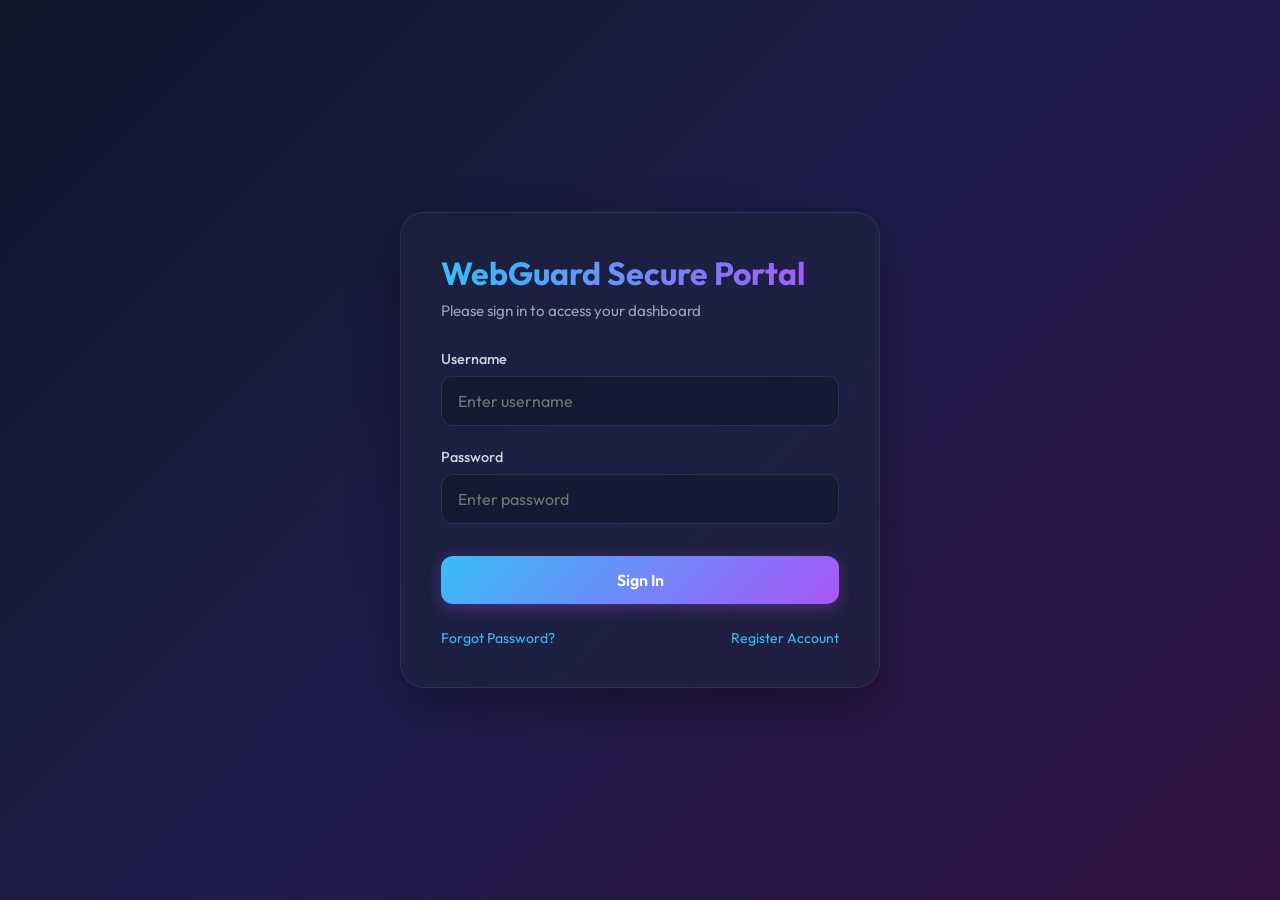
<file: aut/index.html>
<!DOCTYPE html>
<html lang="en">
<head>
    <meta charset="UTF-8">
    <meta name="viewport" content="width=device-width, initial-scale=1.0">
    <title>WebGuard Portal - Login</title>
    <link rel="stylesheet" href="style.css">
</head>
<body>
    <div class="container">
        <h2>WebGuard Secure Portal</h2>
        <p class="subtitle">Please sign in to access your dashboard</p>

        <!-- Message Alerts -->
        <div id="messageBox" class="message"></div>

        <form id="loginForm" onsubmit="handleLogin(event)">
            <div class="form-group">
                <label for="username">Username</label>
                <input type="text" id="username" placeholder="Enter username" autocomplete="username">
            </div>

            <div class="form-group">
                <label for="password">Password</label>
                <input type="password" id="password" placeholder="Enter password" autocomplete="current-password">
            </div>

            <button type="submit" id="loginBtn" class="btn">Sign In</button>
        </form>

        <div class="footer-links">
            <a href="forgot.html" id="forgotPasswordLink">Forgot Password?</a>
            <a href="register.html" id="registerLink">Register Account</a>
        </div>
    </div>

    <script>
        // Check if there's a registration success message in URL or localStorage
        window.onload = function() {
            const regSuccess = localStorage.getItem('regSuccess');
            if (regSuccess) {
                const messageBox = document.getElementById('messageBox');
                messageBox.className = "message success";
                messageBox.innerText = regSuccess;
                messageBox.style.display = "block";
                localStorage.removeItem('regSuccess');
            }
        };

        const validCredentials = {
            "admin": "admin123",
            "testuser": "password123",
            "john_doe": "securePass99"
        };

        function handleLogin(event) {
            event.preventDefault();
            const usernameInput = document.getElementById('username').value.trim();
            const passwordInput = document.getElementById('password').value;
            const messageBox = document.getElementById('messageBox');

            if (!usernameInput) {
                messageBox.className = "message error";
                messageBox.innerText = "Username is required";
                messageBox.style.display = "block";
                return;
            }

            if (!passwordInput) {
                messageBox.className = "message error";
                messageBox.innerText = "Password is required";
                messageBox.style.display = "block";
                return;
            }

            // Check database of users (including any newly registered in localStorage)
            let registeredUsers = JSON.parse(localStorage.getItem('users')) || {};
            
            const expectedPassword = validCredentials[usernameInput] || registeredUsers[usernameInput];

            if (expectedPassword && expectedPassword === passwordInput) {
                messageBox.className = "message success";
                messageBox.innerText = "Login successful! Redirecting...";
                messageBox.style.display = "block";
                
                // Store active session
                localStorage.setItem('sessionUser', usernameInput);
                
                setTimeout(() => {
                    window.location.href = "dashboard.html";
                }, 800);
            } else {
                messageBox.className = "message error";
                messageBox.innerText = "Invalid username or password";
                messageBox.style.display = "block";
            }
        }
    </script>
</body>
</html>
</file>
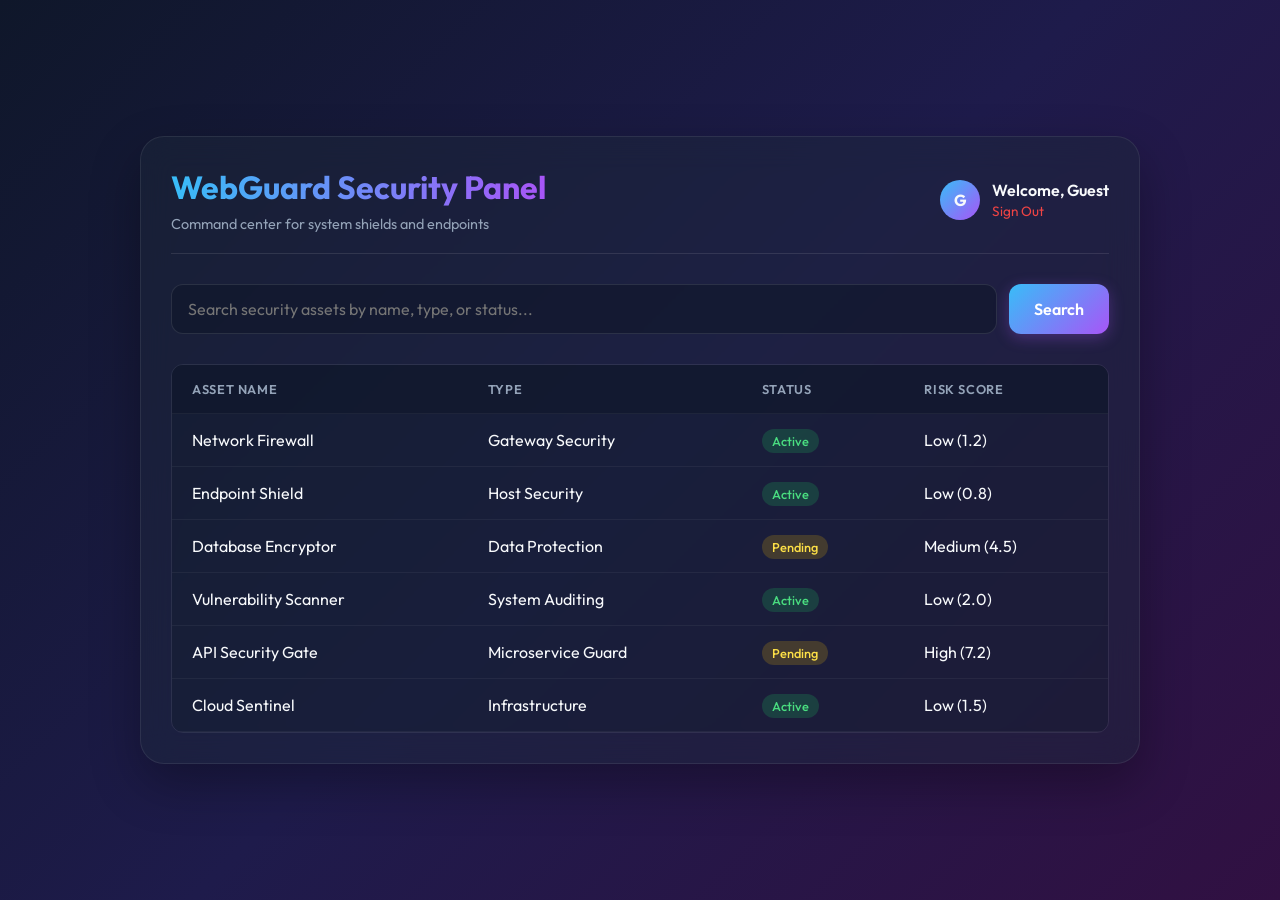
<file: aut/dashboard.html>
<!DOCTYPE html>
<html lang="en">
<head>
    <meta charset="UTF-8">
    <meta name="viewport" content="width=device-width, initial-scale=1.0">
    <title>WebGuard Dashboard</title>
    <link rel="stylesheet" href="style.css">
</head>
<body>
    <div class="dashboard-container">
        <div class="dashboard-header">
            <div>
                <h2 id="dashboardTitle">WebGuard Security Panel</h2>
                <p style="color: #94a3b8; font-size: 0.9rem;">Command center for system shields and endpoints</p>
            </div>
            <div class="user-info">
                <div class="avatar" id="userAvatar">U</div>
                <div>
                    <div style="font-weight: 600;" id="welcomeUser">Welcome, User</div>
                    <a href="#" id="logoutBtn" onclick="handleLogout()" style="color: #ef4444; font-size: 0.85rem; text-decoration: none;">Sign Out</a>
                </div>
            </div>
        </div>

        <div class="search-bar">
            <input type="text" id="searchField" placeholder="Search security assets by name, type, or status...">
            <button id="searchBtn" class="btn" onclick="performSearch()">Search</button>
        </div>

        <div class="table-container">
            <table id="assetsTable">
                <thead>
                    <tr>
                        <th>Asset Name</th>
                        <th>Type</th>
                        <th>Status</th>
                        <th>Risk Score</th>
                    </tr>
                </thead>
                <tbody id="assetsBody">
                    <tr>
                        <td>Network Firewall</td>
                        <td>Gateway Security</td>
                        <td><span class="status-badge active">Active</span></td>
                        <td>Low (1.2)</td>
                    </tr>
                    <tr>
                        <td>Endpoint Shield</td>
                        <td>Host Security</td>
                        <td><span class="status-badge active">Active</span></td>
                        <td>Low (0.8)</td>
                    </tr>
                    <tr>
                        <td>Database Encryptor</td>
                        <td>Data Protection</td>
                        <td><span class="status-badge pending">Pending</span></td>
                        <td>Medium (4.5)</td>
                    </tr>
                    <tr>
                        <td>Vulnerability Scanner</td>
                        <td>System Auditing</td>
                        <td><span class="status-badge active">Active</span></td>
                        <td>Low (2.0)</td>
                    </tr>
                    <tr>
                        <td>API Security Gate</td>
                        <td>Microservice Guard</td>
                        <td><span class="status-badge pending">Pending</span></td>
                        <td>High (7.2)</td>
                    </tr>
                    <tr>
                        <td>Cloud Sentinel</td>
                        <td>Infrastructure</td>
                        <td><span class="status-badge active">Active</span></td>
                        <td>Low (1.5)</td>
                    </tr>
                </tbody>
            </table>
            <div id="noResults" style="padding: 30px; text-align: center; color: #94a3b8; display: none;">
                No matching security assets found.
            </div>
        </div>
    </div>

    <script>
        // Check session
        window.onload = function() {
            const user = localStorage.getItem('sessionUser') || 'Guest';
            document.getElementById('welcomeUser').innerText = "Welcome, " + user;
            document.getElementById('userAvatar').innerText = user.charAt(0).toUpperCase();
        };

        function performSearch() {
            const query = document.getElementById('searchField').value.toLowerCase().trim();
            const rows = document.querySelectorAll('#assetsBody tr');
            const noResults = document.getElementById('noResults');
            let matchCount = 0;

            rows.forEach(row => {
                const text = row.innerText.toLowerCase();
                if (text.includes(query)) {
                    row.style.display = "";
                    matchCount++;
                } else {
                    row.style.display = "none";
                }
            });

            if (matchCount === 0) {
                noResults.style.display = "block";
            } else {
                noResults.style.display = "none";
            }
        }

        function handleLogout() {
            localStorage.removeItem('sessionUser');
            window.location.href = "index.html";
        }
    </script>
</body>
</html>
</file>
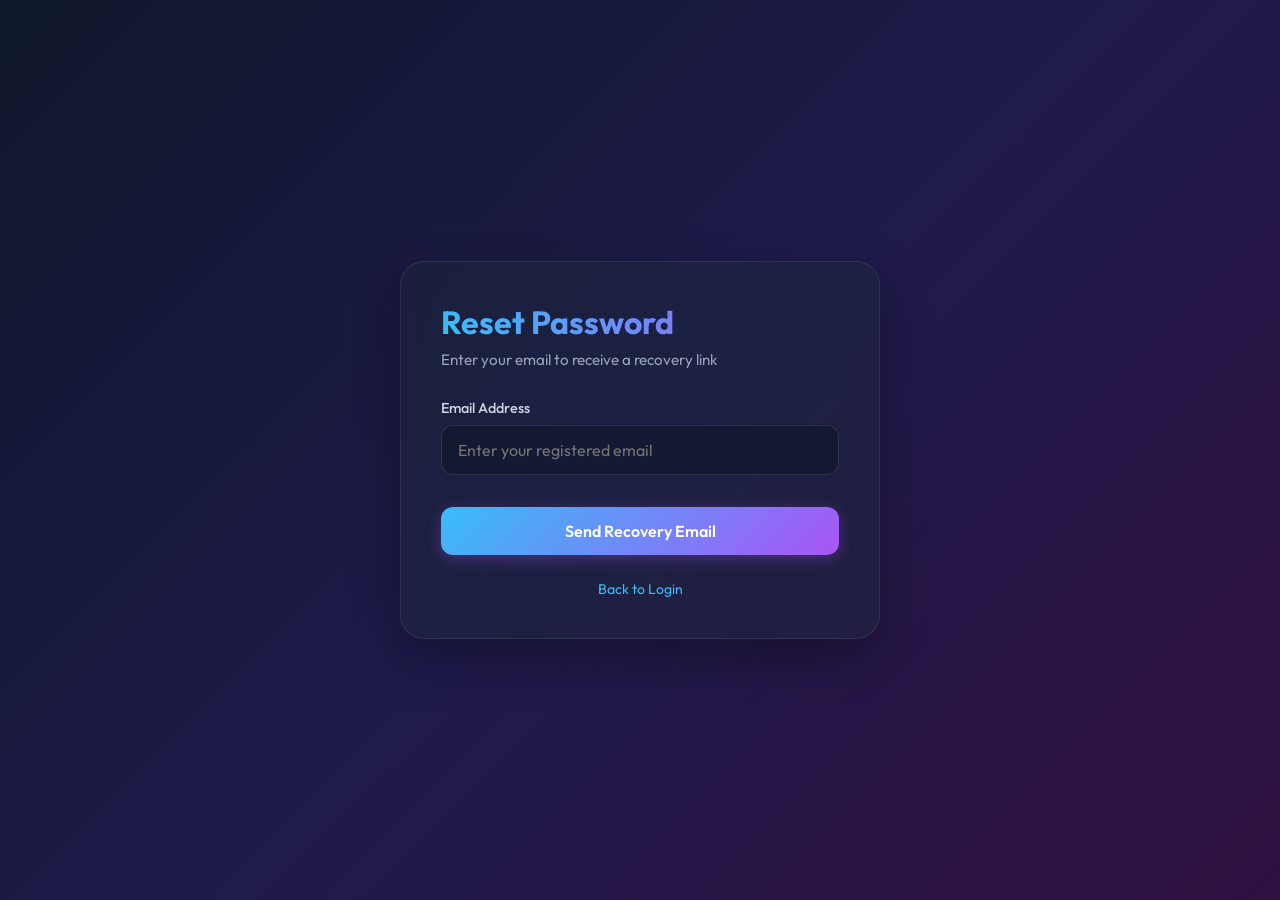
<file: aut/forgot.html>
<!DOCTYPE html>
<html lang="en">
<head>
    <meta charset="UTF-8">
    <meta name="viewport" content="width=device-width, initial-scale=1.0">
    <title>WebGuard Portal - Forgot Password</title>
    <link rel="stylesheet" href="style.css">
</head>
<body>
    <div class="container">
        <h2>Reset Password</h2>
        <p class="subtitle">Enter your email to receive a recovery link</p>

        <!-- Message Alerts -->
        <div id="messageBox" class="message"></div>

        <form id="forgotForm" onsubmit="handleForgot(event)">
            <div class="form-group">
                <label for="email">Email Address</label>
                <input type="text" id="email" placeholder="Enter your registered email">
            </div>

            <button type="submit" id="resetBtn" class="btn">Send Recovery Email</button>
        </form>

        <div class="footer-links" style="justify-content: center;">
            <a href="index.html" id="loginLink">Back to Login</a>
        </div>
    </div>

    <script>
        function handleForgot(event) {
            event.preventDefault();
            const email = document.getElementById('email').value.trim();
            const messageBox = document.getElementById('messageBox');

            if (!email) {
                messageBox.className = "message error";
                messageBox.innerText = "Email address is required";
                messageBox.style.display = "block";
                return;
            }

            if (!email.includes('@') || email.length < 5) {
                messageBox.className = "message error";
                messageBox.innerText = "Please enter a valid email address";
                messageBox.style.display = "block";
                return;
            }

            messageBox.className = "message success";
            messageBox.innerText = "Recovery link sent! Please check your email inbox.";
            messageBox.style.display = "block";
        }
    </script>
</body>
</html>
</file>
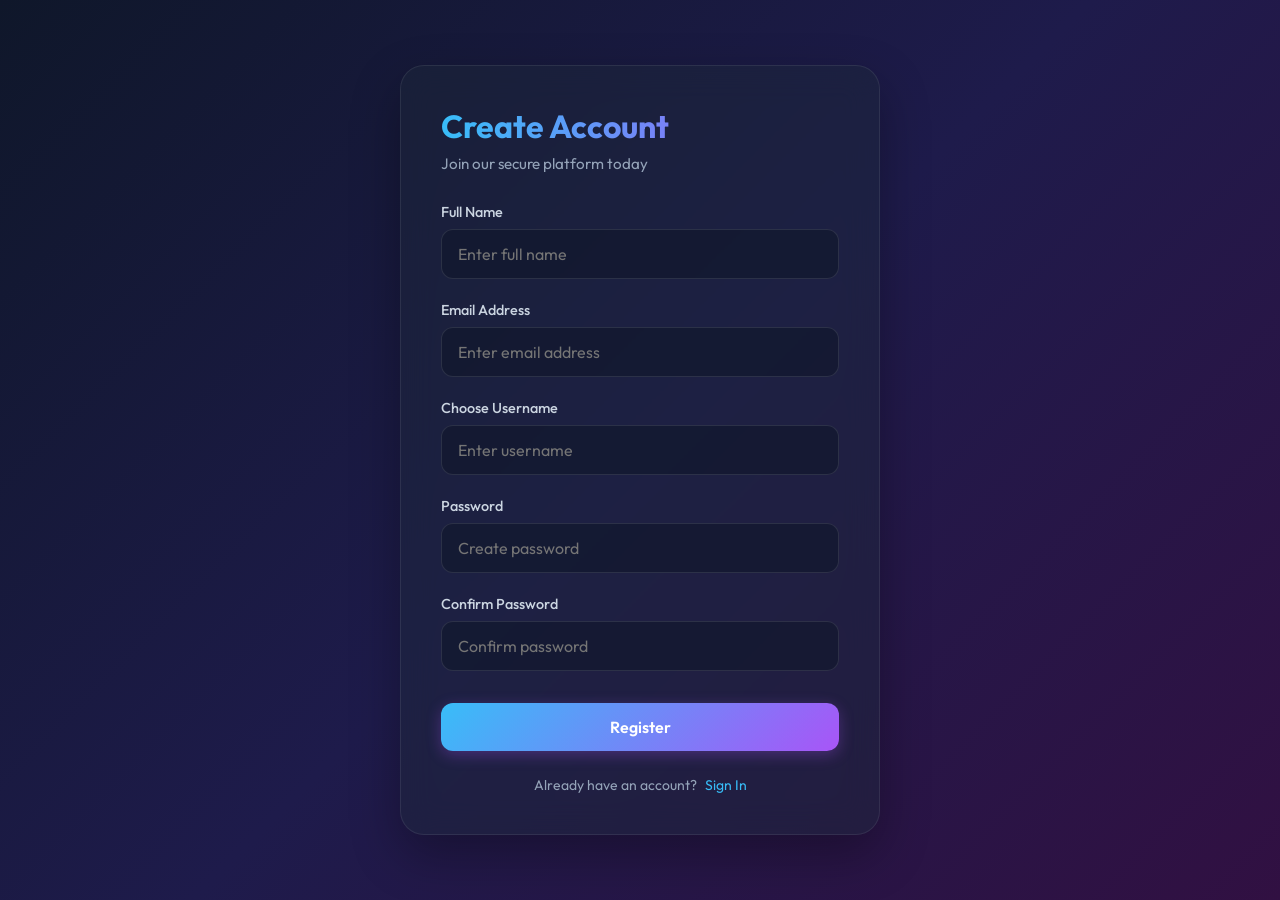
<file: aut/register.html>
<!DOCTYPE html>
<html lang="en">
<head>
    <meta charset="UTF-8">
    <meta name="viewport" content="width=device-width, initial-scale=1.0">
    <title>WebGuard Portal - Registration</title>
    <link rel="stylesheet" href="style.css">
</head>
<body>
    <div class="container">
        <h2>Create Account</h2>
        <p class="subtitle">Join our secure platform today</p>

        <!-- Message Alerts -->
        <div id="messageBox" class="message"></div>

        <form id="registerForm" onsubmit="handleRegistration(event)">
            <div class="form-group">
                <label for="fullName">Full Name</label>
                <input type="text" id="fullName" placeholder="Enter full name">
            </div>

            <div class="form-group">
                <label for="email">Email Address</label>
                <input type="email" id="email" placeholder="Enter email address">
            </div>

            <div class="form-group">
                <label for="username">Choose Username</label>
                <input type="text" id="username" placeholder="Enter username">
            </div>

            <div class="form-group">
                <label for="password">Password</label>
                <input type="password" id="password" placeholder="Create password">
            </div>

            <div class="form-group">
                <label for="confirmPassword">Confirm Password</label>
                <input type="password" id="confirmPassword" placeholder="Confirm password">
            </div>

            <button type="submit" id="registerBtn" class="btn">Register</button>
        </form>

        <div class="footer-links" style="justify-content: center;">
            <span style="color: #94a3b8; margin-right: 8px;">Already have an account?</span>
            <a href="index.html" id="loginLink">Sign In</a>
        </div>
    </div>

    <script>
        function handleRegistration(event) {
            event.preventDefault();
            
            const fullName = document.getElementById('fullName').value.trim();
            const email = document.getElementById('email').value.trim();
            const username = document.getElementById('username').value.trim();
            const password = document.getElementById('password').value;
            const confirmPassword = document.getElementById('confirmPassword').value;
            
            const messageBox = document.getElementById('messageBox');

            if (!fullName || !email || !username || !password || !confirmPassword) {
                messageBox.className = "message error";
                messageBox.innerText = "All fields are required";
                messageBox.style.display = "block";
                return;
            }

            if (password !== confirmPassword) {
                messageBox.className = "message error";
                messageBox.innerText = "Passwords do not match";
                messageBox.style.display = "block";
                return;
            }

            if (password.length < 6) {
                messageBox.className = "message error";
                messageBox.innerText = "Password must be at least 6 characters long";
                messageBox.style.display = "block";
                return;
            }

            // Save to localStorage
            let registeredUsers = JSON.parse(localStorage.getItem('users')) || {};
            
            if (registeredUsers[username] || username === "admin" || username === "testuser" || username === "john_doe") {
                messageBox.className = "message error";
                messageBox.innerText = "Username is already taken";
                messageBox.style.display = "block";
                return;
            }

            registeredUsers[username] = password;
            localStorage.setItem('users', JSON.stringify(registeredUsers));

            // Redirect back with message
            localStorage.setItem('regSuccess', "Registration successful! You can now log in.");
            window.location.href = "index.html";
        }
    </script>
</body>
</html>
</file>
<file: aut/style.css>
/* Modern Dark Glassmorphism Styling for Mock AUT */
@import url('https://fonts.googleapis.com/css2?family=Outfit:wght@300;400;500;600;700&display=swap');

* {
    margin: 0;
    padding: 0;
    box-sizing: border-box;
    font-family: 'Outfit', sans-serif;
}

body {
    min-height: 100vh;
    background: linear-gradient(135deg, #0f172a 0%, #1e1b4b 50%, #311042 100%);
    color: #f8fafc;
    display: flex;
    justify-content: center;
    align-items: center;
    padding: 20px;
    overflow-x: hidden;
}

.container {
    width: 100%;
    max-width: 480px;
    background: rgba(30, 41, 59, 0.45);
    backdrop-filter: blur(16px);
    -webkit-backdrop-filter: blur(16px);
    border: 1px solid rgba(255, 255, 255, 0.08);
    border-radius: 24px;
    padding: 40px;
    box-shadow: 0 20px 50px rgba(0, 0, 0, 0.3);
    animation: fadeIn 0.8s cubic-bezier(0.16, 1, 0.3, 1) forwards;
}

.dashboard-container {
    max-width: 1000px;
    width: 100%;
    background: rgba(30, 41, 59, 0.45);
    backdrop-filter: blur(16px);
    border: 1px solid rgba(255, 255, 255, 0.08);
    border-radius: 24px;
    padding: 30px;
    box-shadow: 0 20px 50px rgba(0, 0, 0, 0.3);
}

h2 {
    font-size: 2rem;
    font-weight: 700;
    margin-bottom: 8px;
    background: linear-gradient(to right, #38bdf8, #a855f7);
    -webkit-background-clip: text;
    -webkit-text-fill-color: transparent;
}

p.subtitle {
    color: #94a3b8;
    margin-bottom: 30px;
    font-size: 0.95rem;
}

.form-group {
    margin-bottom: 22px;
    text-align: left;
}

label {
    display: block;
    font-size: 0.9rem;
    font-weight: 500;
    margin-bottom: 8px;
    color: #cbd5e1;
}

.input-wrapper {
    position: relative;
}

input {
    width: 100%;
    padding: 14px 16px;
    background: rgba(15, 23, 42, 0.6);
    border: 1px solid rgba(255, 255, 255, 0.1);
    border-radius: 12px;
    color: #fff;
    font-size: 1rem;
    transition: all 0.3s cubic-bezier(0.4, 0, 0.2, 1);
}

input:focus {
    outline: none;
    border-color: #38bdf8;
    box-shadow: 0 0 0 3px rgba(56, 189, 248, 0.2);
    background: rgba(15, 23, 42, 0.8);
}

.btn {
    width: 100%;
    padding: 14px;
    background: linear-gradient(135deg, #38bdf8 0%, #a855f7 100%);
    border: none;
    border-radius: 12px;
    color: white;
    font-size: 1rem;
    font-weight: 600;
    cursor: pointer;
    transition: all 0.3s ease;
    margin-top: 10px;
    box-shadow: 0 4px 15px rgba(168, 85, 247, 0.3);
}

.btn:hover {
    transform: translateY(-2px);
    box-shadow: 0 8px 25px rgba(168, 85, 247, 0.45);
}

.btn:active {
    transform: translateY(0);
}

.footer-links {
    margin-top: 25px;
    display: flex;
    justify-content: space-between;
    font-size: 0.875rem;
}

.footer-links a, .link {
    color: #38bdf8;
    text-decoration: none;
    transition: color 0.2s ease;
}

.footer-links a:hover, .link:hover {
    color: #a855f7;
    text-decoration: underline;
}

/* Status Messages */
.message {
    padding: 12px 16px;
    border-radius: 8px;
    margin-bottom: 20px;
    font-size: 0.9rem;
    display: none;
    animation: slideIn 0.3s ease forwards;
}

.message.error {
    background: rgba(239, 68, 68, 0.15);
    border: 1px solid rgba(239, 68, 68, 0.3);
    color: #fca5a5;
    display: block;
}

.message.success {
    background: rgba(34, 197, 94, 0.15);
    border: 1px solid rgba(34, 197, 94, 0.3);
    color: #86efac;
    display: block;
}

/* Dashboard UI Components */
.dashboard-header {
    display: flex;
    justify-content: space-between;
    align-items: center;
    border-bottom: 1px solid rgba(255, 255, 255, 0.1);
    padding-bottom: 20px;
    margin-bottom: 30px;
}

.user-info {
    display: flex;
    align-items: center;
    gap: 12px;
}

.avatar {
    width: 40px;
    height: 40px;
    border-radius: 50%;
    background: linear-gradient(135deg, #38bdf8, #a855f7);
    display: flex;
    align-items: center;
    justify-content: center;
    font-weight: 700;
}

.search-bar {
    display: flex;
    gap: 12px;
    margin-bottom: 30px;
}

.search-bar input {
    flex: 1;
}

.search-bar .btn {
    width: auto;
    margin-top: 0;
    padding: 0 25px;
}

/* Table Style */
.table-container {
    overflow-x: auto;
    border-radius: 12px;
    border: 1px solid rgba(255, 255, 255, 0.08);
}

table {
    width: 100%;
    border-collapse: collapse;
    text-align: left;
    background: rgba(15, 23, 42, 0.3);
}

th, td {
    padding: 16px 20px;
}

th {
    background: rgba(15, 23, 42, 0.6);
    color: #94a3b8;
    font-weight: 600;
    text-transform: uppercase;
    font-size: 0.8rem;
    letter-spacing: 0.05em;
}

tr {
    border-bottom: 1px solid rgba(255, 255, 255, 0.05);
    transition: background 0.2s ease;
}

tr:hover {
    background: rgba(255, 255, 255, 0.02);
}

.status-badge {
    padding: 4px 10px;
    border-radius: 20px;
    font-size: 0.8rem;
    font-weight: 500;
}

.status-badge.active {
    background: rgba(34, 197, 94, 0.2);
    color: #4ade80;
}

.status-badge.pending {
    background: rgba(234, 179, 8, 0.2);
    color: #fde047;
}

/* Animations */
@keyframes fadeIn {
    from {
        opacity: 0;
        transform: translateY(15px);
    }
    to {
        opacity: 1;
        transform: translateY(0);
    }
}

@keyframes slideIn {
    from {
        opacity: 0;
        transform: translateY(-5px);
    }
    to {
        opacity: 1;
        transform: translateY(0);
    }
}
</file>
